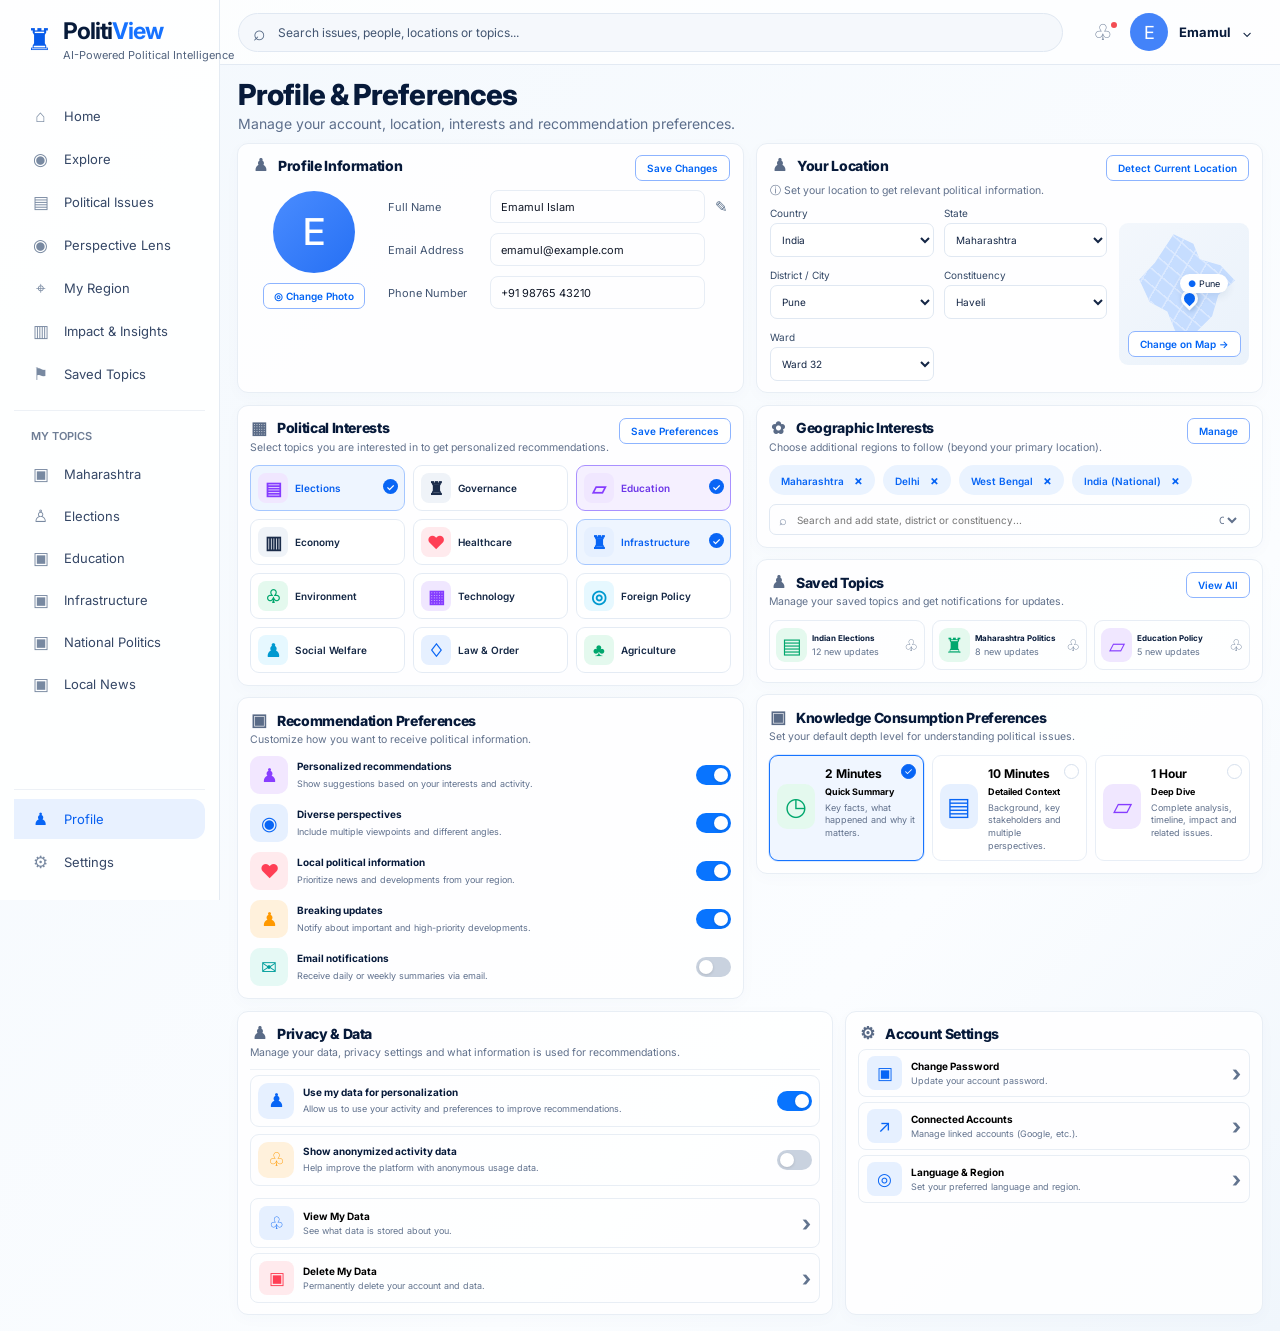
<file: profile/index.html>
<!doctype html>
<html lang="en">
<head>
  <meta charset="utf-8">
  <meta name="viewport" content="width=device-width, initial-scale=1">
  <title>PolitiView India — Profile & Preferences</title>
  <link rel="preconnect" href="https://fonts.googleapis.com">
  <link rel="preconnect" href="https://fonts.gstatic.com" crossorigin>
  <link href="https://fonts.googleapis.com/css2?family=Inter:wght@400;500;600;700;800&display=swap" rel="stylesheet">
  <link rel="stylesheet" href="styles.css">
</head>
<body>
<div class="app-shell">
  <aside class="sidebar">
    <a class="brand" href="#"><span class="brand-mark">♜</span><span><strong>Politi<span>View</span></strong><small>AI-Powered Political Intelligence</small></span></a>
    <nav class="main-nav">
      <a href="#"><span>⌂</span>Home</a><a href="#"><span>◉</span>Explore</a><a href="#"><span>▤</span>Political Issues</a><a href="#"><span>◉</span>Perspective Lens</a><a href="#"><span>⌖</span>My Region</a><a href="#"><span>▥</span>Impact & Insights</a><a href="#"><span>⚑</span>Saved Topics</a>
    </nav>
    <div class="nav-label">MY TOPICS</div>
    <nav class="topic-nav"><a href="#"><span>▣</span>Maharashtra</a><a href="#"><span>♙</span>Elections</a><a href="#"><span>▣</span>Education</a><a href="#"><span>▣</span>Infrastructure</a><a href="#"><span>▣</span>National Politics</a><a href="#"><span>▣</span>Local News</a></nav>
    <nav class="bottom-nav"><a class="active" href="#profile"><span>♟</span>Profile</a><a href="#settings"><span>⚙</span>Settings</a></nav>
  </aside>

  <main class="main-area" id="profile">
    <header class="topbar">
      <label class="search"><span>⌕</span><input id="globalSearch" placeholder="Search issues, people, locations or topics..."></label>
      <div class="top-actions"><button class="icon-btn" id="notifications" aria-label="Notifications">♧<i></i></button><button class="avatar">E</button><strong>Emamul</strong><span>⌄</span></div>
    </header>

    <div class="page-heading"><h1>Profile & Preferences</h1><p>Manage your account, location, interests and recommendation preferences.</p></div>

    <section class="top-grid">
      <article class="panel profile-panel">
        <div class="panel-heading"><h2><span class="heading-icon">♟</span>Profile Information</h2><button class="small-action" id="saveProfile">Save Changes</button></div>
        <div class="profile-content">
          <div class="profile-avatar-area"><div class="big-avatar" id="avatarLetter">E</div><button class="photo-button" id="changePhoto">◎ Change Photo</button><input id="photoInput" type="file" accept="image/*" hidden></div>
          <div class="profile-fields">
            <label><span>Full Name</span><input id="fullName" value="Emamul Islam"><button class="edit-field" data-field="fullName" aria-label="Edit name">✎</button></label>
            <label><span>Email Address</span><input id="email" type="email" value="emamul@example.com"></label>
            <label><span>Phone Number</span><input id="phone" type="tel" value="+91 98765 43210"></label>
          </div>
        </div>
      </article>

      <article class="panel location-panel">
        <div class="panel-heading"><h2><span class="heading-icon">♟</span>Your Location</h2><button class="small-action" id="detectLocation">Detect Current Location</button></div>
        <p class="panel-subtitle">ⓘ Set your location to get relevant political information.</p>
        <div class="location-content">
          <div class="location-fields">
            <label>Country<select id="countrySelect"><option>India</option></select></label>
            <label>State<select id="stateSelect"></select></label>
            <label>District / City<select id="districtSelect"></select></label>
            <label>Constituency<select id="constituencySelect"><option>Haveli</option><option>Pune</option><option>Shirur</option><option>Baramati</option><option>Other / Not sure</option></select></label>
            <label>Ward<select id="wardSelect"><option>Ward 32</option><option>Ward 1</option><option>Ward 12</option><option>Ward 24</option><option>Other / Not sure</option></select></label>
          </div>
          <div class="location-map"><div class="mini-india"><i class="map-mark"></i></div><span class="map-label" id="mapLabel">● Pune</span><button id="changeOnMap" class="small-action">Change on Map →</button></div>
        </div>
      </article>
    </section>

    <section class="middle-grid">
      <div class="left-column">
        <article class="panel interests-panel">
          <div class="panel-heading"><div><h2><span class="heading-icon">▦</span>Political Interests</h2><p class="panel-subtitle">Select topics you are interested in to get personalized recommendations.</p></div><button class="small-action" id="saveInterests">Save Preferences</button></div>
          <div class="interest-grid" id="interestGrid">
            <button class="interest selected" data-interest="Elections"><span class="interest-icon purple-bg">▤</span>Elections<i>✓</i></button>
            <button class="interest" data-interest="Governance"><span class="interest-icon slate-bg">♜</span>Governance<i>✓</i></button>
            <button class="interest selected" data-interest="Education"><span class="interest-icon purple-bg">▱</span>Education<i>✓</i></button>
            <button class="interest" data-interest="Economy"><span class="interest-icon slate-bg">▥</span>Economy<i>✓</i></button>
            <button class="interest" data-interest="Healthcare"><span class="interest-icon red-bg">♥</span>Healthcare<i>✓</i></button>
            <button class="interest selected" data-interest="Infrastructure"><span class="interest-icon blue-bg">♜</span>Infrastructure<i>✓</i></button>
            <button class="interest" data-interest="Environment"><span class="interest-icon green-bg">♧</span>Environment<i>✓</i></button>
            <button class="interest" data-interest="Technology"><span class="interest-icon purple-bg">▦</span>Technology<i>✓</i></button>
            <button class="interest" data-interest="Foreign Policy"><span class="interest-icon cyan-bg">◎</span>Foreign Policy<i>✓</i></button>
            <button class="interest" data-interest="Social Welfare"><span class="interest-icon cyan-bg">♟</span>Social Welfare<i>✓</i></button>
            <button class="interest" data-interest="Law & Order"><span class="interest-icon blue-bg">♢</span>Law & Order<i>✓</i></button>
            <button class="interest" data-interest="Agriculture"><span class="interest-icon green-bg">♣</span>Agriculture<i>✓</i></button>
          </div>
        </article>

        <article class="panel recommendation-panel">
          <div class="panel-heading"><div><h2><span class="heading-icon">▣</span>Recommendation Preferences</h2><p class="panel-subtitle">Customize how you want to receive political information.</p></div></div>
          <div class="toggle-grid">
            <div class="toggle-item"><span class="toggle-icon violet-bg">♟</span><div><b>Personalized recommendations</b><p>Show suggestions based on your interests and activity.</p></div><label class="switch"><input type="checkbox" checked><span></span></label></div>
            <div class="toggle-item"><span class="toggle-icon blue-bg">◉</span><div><b>Diverse perspectives</b><p>Include multiple viewpoints and different angles.</p></div><label class="switch"><input type="checkbox" checked><span></span></label></div>
            <div class="toggle-item"><span class="toggle-icon red-bg">♥</span><div><b>Local political information</b><p>Prioritize news and developments from your region.</p></div><label class="switch"><input type="checkbox" checked><span></span></label></div>
            <div class="toggle-item"><span class="toggle-icon orange-bg">♟</span><div><b>Breaking updates</b><p>Notify about important and high-priority developments.</p></div><label class="switch"><input type="checkbox" checked><span></span></label></div>
            <div class="toggle-item"><span class="toggle-icon teal-bg">✉</span><div><b>Email notifications</b><p>Receive daily or weekly summaries via email.</p></div><label class="switch"><input type="checkbox"><span></span></label></div>
          </div>
        </article>
      </div>

      <div class="right-column">
        <article class="panel geo-interests-panel">
          <div class="panel-heading"><div><h2><span class="heading-icon">✿</span>Geographic Interests</h2><p class="panel-subtitle">Choose additional regions to follow (beyond your primary location).</p></div><button class="small-action" id="manageRegions">Manage</button></div>
          <div class="chips" id="regionChips"><button data-region="Maharashtra">Maharashtra <b>×</b></button><button data-region="Delhi">Delhi <b>×</b></button><button data-region="West Bengal">West Bengal <b>×</b></button><button data-region="India (National)">India (National) <b>×</b></button></div>
          <div class="region-search"><span>⌕</span><input id="regionSearch" placeholder="Search and add state, district or constituency..."><select id="regionAddSelect" aria-label="Add region"><option value="">Choose region to add...</option></select></div>
        </article>

        <article class="panel saved-panel">
          <div class="panel-heading"><div><h2><span class="heading-icon">♟</span>Saved Topics</h2><p class="panel-subtitle">Manage your saved topics and get notifications for updates.</p></div><button class="small-action" id="viewSaved">View All</button></div>
          <div class="saved-topic-grid">
            <div class="saved-topic"><span class="saved-icon green-bg">▤</span><div><b>Indian Elections</b><small>12 new updates</small></div><button class="bell" aria-label="Toggle Indian Elections notifications">♧</button></div>
            <div class="saved-topic"><span class="saved-icon green-bg">♜</span><div><b>Maharashtra Politics</b><small>8 new updates</small></div><button class="bell" aria-label="Toggle Maharashtra Politics notifications">♧</button></div>
            <div class="saved-topic"><span class="saved-icon purple-bg">▱</span><div><b>Education Policy</b><small>5 new updates</small></div><button class="bell" aria-label="Toggle Education Policy notifications">♧</button></div>
          </div>
        </article>

        <article class="panel knowledge-panel">
          <div class="panel-heading"><div><h2><span class="heading-icon">▣</span>Knowledge Consumption Preferences</h2><p class="panel-subtitle">Set your default depth level for understanding political issues.</p></div></div>
          <div class="knowledge-grid">
            <button class="knowledge-card selected" data-mode="2 Minutes"><span class="knowledge-check">✓</span><span class="knowledge-icon green-bg">◷</span><b>2 Minutes</b><strong>Quick Summary</strong><small>Key facts, what happened and why it matters.</small></button>
            <button class="knowledge-card" data-mode="10 Minutes"><span class="knowledge-check">✓</span><span class="knowledge-icon blue-bg">▤</span><b>10 Minutes</b><strong>Detailed Context</strong><small>Background, key stakeholders and multiple perspectives.</small></button>
            <button class="knowledge-card" data-mode="1 Hour"><span class="knowledge-check">✓</span><span class="knowledge-icon purple-bg">▱</span><b>1 Hour</b><strong>Deep Dive</strong><small>Complete analysis, timeline, impact and related issues.</small></button>
          </div>
        </article>
      </div>
    </section>

    <section class="bottom-grid" id="settings">
      <article class="panel privacy-panel">
        <div class="panel-heading"><div><h2><span class="heading-icon">♟</span>Privacy & Data</h2><p class="panel-subtitle">Manage your data, privacy settings and what information is used for recommendations.</p></div></div>
        <div class="privacy-grid">
          <div class="privacy-left">
            <div class="toggle-item"><span class="toggle-icon blue-bg">♟</span><div><b>Use my data for personalization</b><p>Allow us to use your activity and preferences to improve recommendations.</p></div><label class="switch"><input type="checkbox" checked><span></span></label></div>
            <div class="toggle-item"><span class="toggle-icon orange-bg">♧</span><div><b>Show anonymized activity data</b><p>Help improve the platform with anonymous usage data.</p></div><label class="switch"><input type="checkbox"><span></span></label></div>
          </div>
          <div class="privacy-actions">
            <button data-action="View My Data"><span class="action-icon blue-bg">♧</span><span><b>View My Data</b><small>See what data is stored about you.</small></span><strong>›</strong></button>
            <button data-action="Delete My Data"><span class="action-icon red-bg">▣</span><span><b>Delete My Data</b><small>Permanently delete your account and data.</small></span><strong>›</strong></button>
          </div>
        </div>
      </article>
      <article class="panel account-panel">
        <div class="panel-heading"><h2><span class="heading-icon">⚙</span>Account Settings</h2></div>
        <div class="account-actions">
          <button data-action="Change Password"><span class="action-icon blue-bg">▣</span><span><b>Change Password</b><small>Update your account password.</small></span><strong>›</strong></button>
          <button data-action="Connected Accounts"><span class="action-icon blue-bg">↗</span><span><b>Connected Accounts</b><small>Manage linked accounts (Google, etc.).</small></span><strong>›</strong></button>
          <button data-action="Language & Region"><span class="action-icon blue-bg">◎</span><span><b>Language & Region</b><small>Set your preferred language and region.</small></span><strong>›</strong></button>
        </div>
      </article>
    </section>
    <div class="toast" id="toast" role="status"></div>
  </main>
</div>
<script src="app.js"></script>
</body>
</html>
</file>
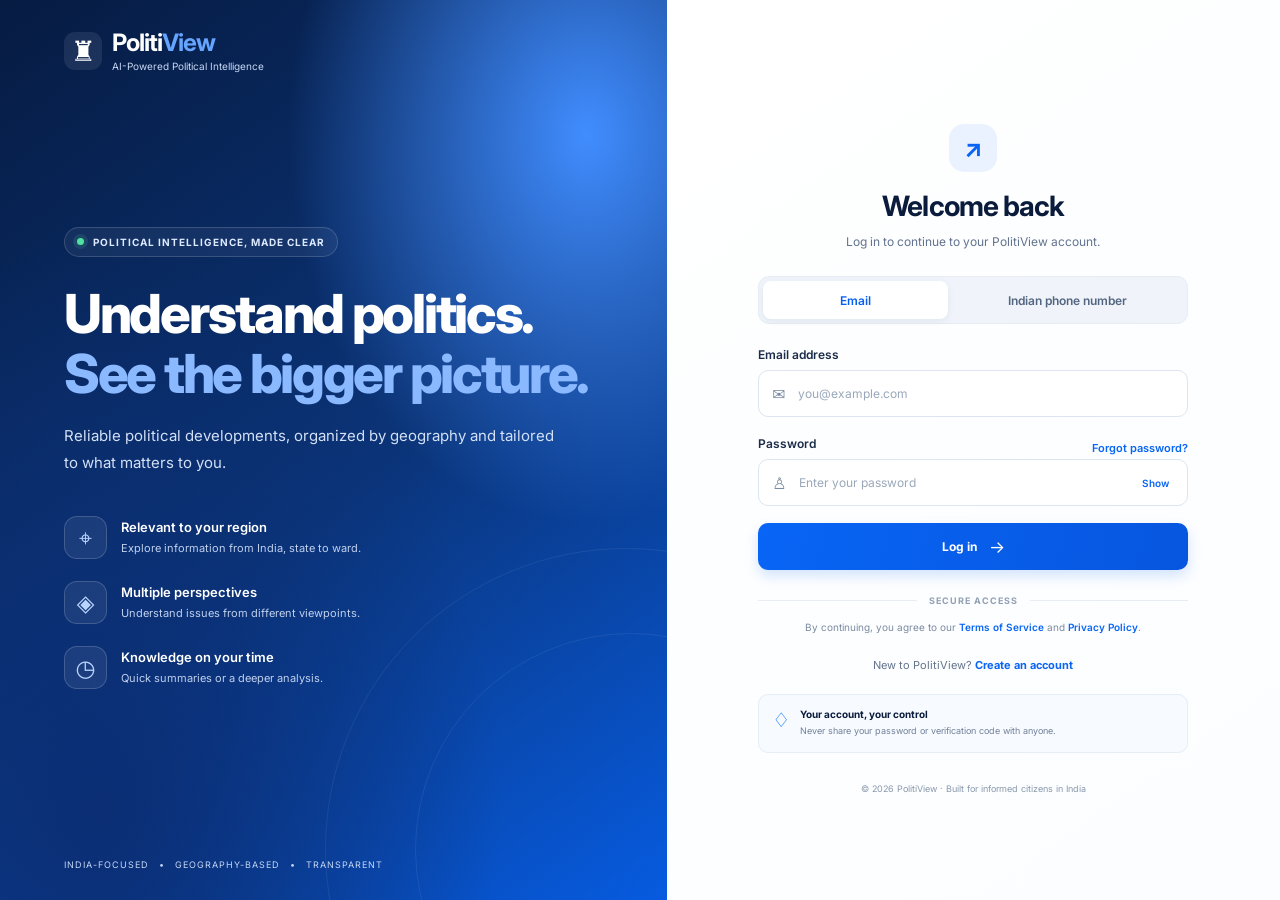
<file: valid login/index.html>
<!doctype html>
<html lang="en">
<head>
<meta charset="utf-8">
<meta name="viewport" content="width=device-width,initial-scale=1">
<meta name="theme-color" content="#0865f5">
<title>Log in | PolitiView</title>
<link rel="preconnect" href="https://fonts.googleapis.com">
<link rel="preconnect" href="https://fonts.gstatic.com" crossorigin>
<link href="https://fonts.googleapis.com/css2?family=Inter:wght@400;500;600;700;800&display=swap" rel="stylesheet">
<link rel="stylesheet" href="styles.css">
</head>
<body>
<main class="page">
  <section class="visual-panel" aria-label="About PolitiView">
    <a class="brand" href="index.html" aria-label="PolitiView home">
      <span class="brand-mark" aria-hidden="true">♜</span>
      <span><strong>Politi<span>View</span></strong><small>AI-Powered Political Intelligence</small></span>
    </a>
    <div class="visual-copy">
      <span class="eyebrow"><span class="pulse"></span> POLITICAL INTELLIGENCE, MADE CLEAR</span>
      <h1>Understand politics.<br><span>See the bigger picture.</span></h1>
      <p>Reliable political developments, organized by geography and tailored to what matters to you.</p>
      <div class="feature-list">
        <div><span class="feature-icon">⌖</span><span><b>Relevant to your region</b><small>Explore information from India, state to ward.</small></span></div>
        <div><span class="feature-icon">◈</span><span><b>Multiple perspectives</b><small>Understand issues from different viewpoints.</small></span></div>
        <div><span class="feature-icon">◷</span><span><b>Knowledge on your time</b><small>Quick summaries or a deeper analysis.</small></span></div>
      </div>
    </div>
    <div class="visual-footer"><span>INDIA-FOCUSED</span><span>•</span><span>GEOGRAPHY-BASED</span><span>•</span><span>TRANSPARENT</span></div>
  </section>
  <section class="form-panel">
    <div class="mobile-brand">
      <span class="brand-mark">♜</span><strong>Politi<span>View</span></strong>
    </div>
    <div class="login-card">
      <div class="card-heading">
        <div class="welcome-icon">↗</div>
        <h2>Welcome back</h2>
        <p>Log in to continue to your PolitiView account.</p>
      </div>
      <div class="method-tabs" role="tablist" aria-label="Choose login method">
        <button type="button" class="method-tab active" id="emailTab" role="tab" aria-selected="true">Email</button>
        <button type="button" class="method-tab" id="phoneTab" role="tab" aria-selected="false">Indian phone number</button>
      </div>

      <form id="emailForm" class="auth-form" novalidate>
        <label for="email">Email address</label>
        <div class="input-wrap"><span aria-hidden="true">✉</span><input id="email" name="email" type="email" autocomplete="email" placeholder="you@example.com" required></div>
        <p class="field-error" id="emailError" aria-live="polite"></p>
        <div class="password-label"><label for="password">Password</label><button type="button" id="forgotPassword" class="text-button">Forgot password?</button></div>
        <div class="input-wrap"><span aria-hidden="true">♙</span><input id="password" name="password" type="password" autocomplete="current-password" placeholder="Enter your password" required minlength="8"><button type="button" id="togglePassword" class="reveal" aria-label="Show password">Show</button></div>
        <p class="field-error" id="passwordError" aria-live="polite"></p>
        <button type="submit" class="primary-button" id="emailSubmit">Log in <span>→</span></button>
      </form>

      <form id="phoneForm" class="auth-form" hidden novalidate>
        <label for="phone">Indian mobile number</label>
        <div class="phone-input">
          <span class="country-code"><span aria-hidden="true">🇮🇳</span> +91 <span>⌄</span></span>
          <input id="phone" name="phone" type="tel" inputmode="numeric" autocomplete="tel-national" placeholder="98765 43210" maxlength="10" aria-describedby="phoneHint" required>
        </div>
        <p class="field-hint" id="phoneHint">Enter your 10-digit Indian mobile number. Do not include +91.</p>
        <p class="field-error" id="phoneError" aria-live="polite"></p>
        <div id="otpSection" hidden>
          <label for="otp">Verification code</label>
          <input id="otp" class="otp-input" name="otp" type="text" inputmode="numeric" autocomplete="one-time-code" placeholder="Enter 6-digit OTP" maxlength="6">
          <p class="field-hint" id="otpHint">Enter the code sent to your mobile number.</p>
          <p class="field-error" id="otpError" aria-live="polite"></p>
        </div>
        <button type="submit" class="primary-button" id="phoneSubmit">Send verification code <span>→</span></button>
        <button type="button" class="text-button change-number" id="changeNumber" hidden>Change phone number</button>
      </form>

      <div class="divider"><span>SECURE ACCESS</span></div>
      <p class="terms">By continuing, you agree to our <a href="#" data-info="Terms of Service">Terms of Service</a> and <a href="#" data-info="Privacy Policy">Privacy Policy</a>.</p>
      <p class="signup">New to PolitiView? <a href="#" id="createAccount">Create an account</a></p>
      <div class="security-note"><span>♢</span><p><b>Your account, your control</b><small>Never share your password or verification code with anyone.</small></p></div>
    </div>
    <footer class="form-footer">© <span id="year"></span> PolitiView · Built for informed citizens in India</footer>
  </section>
</main>
<div class="toast" id="toast" role="status" aria-live="polite"></div>
<script src="app.js"></script>
</body>
</html>
</file>
<file: profile/styles.css>
*{box-sizing:border-box}:root{--blue:#0865f5;--navy:#071a3a;--muted:#61718c;--line:#e7edf5}body{margin:0;font-family:Inter,Arial,sans-serif;color:var(--navy);background:#f4f8fc;font-size:13px}button,input,select{font:inherit}button,select{cursor:pointer}button{transition:background .15s,border-color .15s,transform .15s}button:hover{transform:translateY(-1px)}a{color:inherit;text-decoration:none}.app-shell{display:flex;min-height:100vh;background:linear-gradient(135deg,#f3f8fd,#fbfdff 70%,#f0f6fc)}.sidebar{width:240px;flex:0 0 240px;background:#ffffffdf;border-right:1px solid #e4ebf3;min-height:100vh;padding:16px 14px 18px;display:flex;flex-direction:column;position:sticky;top:0;height:100vh}.brand{display:flex;align-items:center;gap:10px;margin:0 12px 34px;min-height:46px}.brand-mark{color:#075bea;font-size:30px;line-height:1}.brand strong{font-size:23px;letter-spacing:-1px;display:block;white-space:nowrap}.brand strong span{color:#1672ff}.brand small{display:block;font-size:11px;color:#52637e;margin-top:3px;white-space:nowrap}.main-nav,.topic-nav,.bottom-nav{display:flex;flex-direction:column;gap:3px}.main-nav a,.topic-nav a,.bottom-nav a{height:40px;display:flex;align-items:center;gap:15px;padding:0 18px;border-radius:0 12px 12px 0;font-size:13px;color:#354766}.main-nav a span,.topic-nav a span,.bottom-nav a span{width:17px;color:#7889a1;font-size:17px;text-align:center}.main-nav a:hover,.topic-nav a:hover{background:#f0f5fc}.bottom-nav .active{background:#e8f1ff;color:#075ff0}.bottom-nav .active span{color:#0865f5}.nav-label{border-top:1px solid #edf1f6;margin:16px 0 8px;padding:18px 17px 3px;font-size:11px;color:#6e7d95;font-weight:600}.topic-nav a{height:39px}.bottom-nav{margin-top:auto;border-top:1px solid #edf1f6;padding-top:9px}.main-area{flex:1;min-width:0}.topbar{height:65px;background:#ffffffc9;border-bottom:1px solid #e3eaf3;display:flex;align-items:center;justify-content:space-between;padding:0 28px 0 18px;gap:24px}.search{height:39px;border:1px solid #e0e8f2;background:#f5f8fc;border-radius:24px;display:flex;align-items:center;gap:10px;padding:0 14px;max-width:975px;flex:1;color:#536783;font-size:21px}.search input{border:0;outline:0;background:transparent;width:100%;font-size:12px;color:var(--navy)}.search input::placeholder{color:#425571}.top-actions{display:flex;align-items:center;gap:11px;white-space:nowrap}.top-actions strong{font-size:13px}.icon-btn{position:relative;border:0;background:transparent;font-size:22px;color:#71819a}.icon-btn i{position:absolute;right:0;top:2px;background:#f34d53;border:2px solid white;width:10px;height:10px;border-radius:50%}.avatar{border:0;background:#4383f9;color:white;border-radius:50%;height:38px;width:38px;font-size:18px}.page-heading{padding:12px 18px 11px}.page-heading h1{font-size:29px;letter-spacing:-.9px;margin:0 0 3px;font-weight:800}.page-heading p{font-size:14px;color:#5c6e8b;margin:0}.panel{background:#ffffffdb;border:1px solid #e8eef5;border-radius:11px;box-shadow:0 4px 16px #1f416e06;min-width:0}.top-grid{display:grid;grid-template-columns:1fr 1.04fr;gap:12px;padding:0 17px 12px}.profile-panel,.location-panel{padding:11px 13px}.panel-heading{display:flex;align-items:flex-start;justify-content:space-between;gap:10px;margin-bottom:9px}.panel-heading h2{font-size:14px;letter-spacing:-.35px;margin:0;font-weight:800;display:flex;align-items:center;gap:9px}.heading-icon{font-size:17px;color:#5a6b87;display:inline-grid;place-items:center;min-width:18px}.small-action{border:1px solid #8db4ff;background:#fff;color:#0063f5;border-radius:7px;padding:6px 11px;font-size:10px;font-weight:600;white-space:nowrap}.profile-content{display:grid;grid-template-columns:155px 1fr;gap:12px;align-items:center}.profile-avatar-area{display:flex;flex-direction:column;align-items:center;gap:10px}.big-avatar{width:82px;height:82px;border-radius:50%;background:linear-gradient(135deg,#4a8cff,#2670f4);display:grid;place-items:center;color:#fff;font-size:37px;font-weight:500;overflow:hidden;background-size:cover;background-position:center}.photo-button{border:1px solid #8db4ff;background:white;color:#0063f5;border-radius:7px;padding:6px 10px;font-size:10px;font-weight:600}.profile-fields{display:flex;flex-direction:column;gap:10px}.profile-fields label{display:grid;grid-template-columns:120px 1fr 22px;align-items:center;gap:7px;color:#415471;font-size:11px}.profile-fields label input{height:33px;border:1px solid #e7edf5;border-radius:8px;background:#ffffffa8;padding:0 10px;color:#111827;font-size:11px;min-width:0;outline:none}.profile-fields input:focus,.region-search input:focus{border-color:#8db4ff;box-shadow:0 0 0 2px #eaf2ff}.edit-field{border:0;background:transparent;color:#536985;font-size:15px;padding:0}.panel-subtitle{font-size:10.5px;color:#61718c;margin:3px 0 0;line-height:1.4}.location-panel .panel-heading{margin-bottom:2px}.location-content{display:grid;grid-template-columns:1fr 190px;gap:12px;margin-top:8px;align-items:center}.location-fields{display:grid;grid-template-columns:repeat(3,minmax(0,1fr));gap:12px 10px}.location-fields label{display:flex;flex-direction:column;gap:4px;color:#344967;font-size:10px}.location-fields select{height:34px;width:100%;min-width:0;border:1px solid #e0e8f2;border-radius:7px;background:#fff;padding:0 7px;font-size:10px;color:#142645}.location-fields label:nth-child(4),.location-fields label:nth-child(5){grid-column:span 1}.location-map{height:142px;background:linear-gradient(135deg,#f3f7fc,#eaf2fb);border-radius:9px;position:relative;overflow:hidden;display:flex;align-items:center;justify-content:center}.mini-india{height:119px;width:104px;position:relative;clip-path:polygon(40% 0,59% 8%,65% 21%,85% 26%,99% 39%,83% 51%,77% 69%,62% 82%,52% 100%,41% 80%,34% 65%,17% 57%,7% 38%,22% 24%);background:#c6ddff}.mini-india:before{content:"";position:absolute;inset:0;background:repeating-linear-gradient(40deg,transparent 0 11px,#dbe9ff 12px 13px),repeating-linear-gradient(120deg,transparent 0 14px,#dbe9ff 15px 16px)}.map-mark{position:absolute;left:47%;top:47%;height:17px;width:17px;background:#0865f5;border:3px solid white;border-radius:50% 50% 50% 0;transform:rotate(-45deg);box-shadow:0 2px 5px #17478040}.map-label{position:absolute;top:36%;left:47%;background:#fff;border-radius:12px;padding:4px 8px;font-size:9px;box-shadow:0 3px 9px #173d6d18;white-space:nowrap}.map-label:first-letter{color:#0865f5}.location-map .small-action{position:absolute;bottom:8px;right:8px}.middle-grid{display:grid;grid-template-columns:1fr 1.04fr;gap:12px;padding:0 17px 12px}.left-column,.right-column{display:flex;flex-direction:column;gap:11px;min-width:0}.interests-panel,.recommendation-panel,.geo-interests-panel,.saved-panel,.knowledge-panel{padding:12px}.interests-panel .panel-heading,.geo-interests-panel .panel-heading,.saved-panel .panel-heading{margin-bottom:10px}.interest-grid{display:grid;grid-template-columns:repeat(4,minmax(0,1fr));gap:8px}.interest{height:46px;display:flex;align-items:center;gap:7px;padding:5px 7px;border:1px solid #e4ebf4;border-radius:9px;background:#ffffffa8;font-size:10px;font-weight:600;color:#142744;min-width:0;text-align:left;position:relative}.interest.selected{border-color:#a5c7ff;background:#eef5ff;color:#075ff0}.interest:nth-child(3).selected{border-color:#a990ff;background:#f5f0ff;color:#6c36e8}.interest-icon{width:30px;height:30px;border-radius:8px;display:grid;place-items:center;font-size:18px;flex:0 0 auto}.interest i{font-style:normal;display:none;position:absolute;right:6px;top:13px;background:#0865f5;color:white;width:15px;height:15px;border-radius:50%;place-items:center;font-size:10px}.interest.selected i{display:grid}.interest.selected{padding-right:23px}.purple-bg{background:#f0e7ff;color:#853cff}.slate-bg{background:#eff3f8;color:#1b2c4a}.red-bg{background:#ffeaed;color:#ff3f55}.blue-bg{background:#e6f0ff;color:#0865f5}.green-bg{background:#e4f9ee;color:#00a76d}.cyan-bg{background:#e6f8ff;color:#0099d0}.orange-bg{background:#fff1dc;color:#ff9900}.violet-bg{background:#f2e7ff;color:#883eff}.teal-bg{background:#e5f9f5;color:#009d9b}.recommendation-panel .panel-heading{margin-bottom:8px}.toggle-grid{display:grid;grid-template-columns:1fr 1fr;gap:10px 15px}.toggle-item{display:flex;align-items:center;gap:9px;min-width:0}.toggle-icon{width:38px;height:38px;border-radius:10px;display:grid;place-items:center;font-size:19px;flex:0 0 auto}.toggle-item>div{min-width:0;flex:1}.toggle-item b{display:block;font-size:10px;line-height:1.35}.toggle-item p{font-size:9px;line-height:1.45;color:#5f708d;margin:3px 0 0}.switch{position:relative;display:inline-block;width:35px;height:20px;flex:0 0 auto}.switch input{opacity:0;width:0;height:0}.switch span{position:absolute;inset:0;background:#c9d2df;border-radius:20px;transition:.2s}.switch span:before{content:"";position:absolute;left:3px;top:3px;width:14px;height:14px;background:#fff;border-radius:50%;box-shadow:0 1px 3px #0002;transition:.2s}.switch input:checked+span{background:#0874ff}.switch input:checked+span:before{transform:translateX(15px)}.chips{display:flex;gap:8px;flex-wrap:wrap;margin:2px 0 9px}.chips button{border:0;background:#eaf3ff;color:#0865f5;border-radius:15px;padding:7px 12px;font-size:10px;font-weight:600}.chips b{margin-left:7px;font-size:13px}.region-search{height:31px;display:flex;align-items:center;gap:8px;border:1px solid #e0e8f2;border-radius:7px;padding:0 9px;color:#7b8ba5}.region-search input{border:0;outline:0;min-width:0;flex:1;font-size:10px;background:transparent;color:#162a49}.region-search select{border:0;outline:0;max-width:25px;color:#61718c;background:transparent;font-size:10px}.saved-topic-grid{display:grid;grid-template-columns:repeat(3,minmax(0,1fr));gap:7px}.saved-topic{border:1px solid #e7edf5;border-radius:9px;background:#ffffffa8;display:flex;align-items:center;gap:7px;padding:7px 6px;min-width:0}.saved-icon{height:39px;width:38px;display:grid;place-items:center;border-radius:9px;font-size:21px;flex:0 0 auto}.saved-topic>div{min-width:0;flex:1}.saved-topic b{font-size:9px;display:block;line-height:1.35}.saved-topic small{display:block;font-size:9px;color:#62738e;margin-top:3px;white-space:nowrap}.bell{border:0;background:transparent;color:#687a95;font-size:16px;padding:0}.bell.muted{color:#c0c8d4}.knowledge-panel .panel-heading{margin-bottom:10px}.knowledge-grid{display:grid;grid-template-columns:repeat(3,minmax(0,1fr));gap:8px}.knowledge-card{position:relative;min-height:105px;text-align:left;border:1px solid #e8eef6;border-radius:9px;background:#ffffff9c;padding:10px 8px 8px 66px;display:flex;flex-direction:column;gap:5px;min-width:0}.knowledge-card.selected{border:1.5px solid #1674ff;background:#f0f6ff;box-shadow:0 0 0 1px #dceaff}.knowledge-icon{position:absolute;left:9px;top:28px;width:42px;height:45px;border-radius:10px;display:grid;place-items:center;font-size:25px}.knowledge-card b{font-size:12px;white-space:nowrap}.knowledge-card strong{font-size:9px}.knowledge-card small{font-size:9px;line-height:1.4;color:#61718c}.knowledge-check{position:absolute;right:7px;top:8px;width:15px;height:15px;border:1px solid #d5dfec;border-radius:50%;color:transparent;font-size:10px;display:grid;place-items:center}.knowledge-card.selected .knowledge-check{background:#0865f5;color:white;border-color:#0865f5}.bottom-grid{display:grid;grid-template-columns:1.35fr .72fr;gap:12px;padding:0 17px 16px}.privacy-panel,.account-panel{padding:11px 12px}.privacy-panel .panel-heading{border-bottom:1px solid #edf1f6;padding-bottom:8px;margin-bottom:5px}.privacy-grid{display:grid;grid-template-columns:1fr 1fr;gap:12px}.privacy-left{display:flex;flex-direction:column;gap:7px}.privacy-left .toggle-item{border:1px solid #e8eef5;border-radius:9px;padding:7px}.privacy-left .toggle-icon{width:36px;height:36px}.privacy-actions,.account-actions{display:flex;flex-direction:column;gap:5px}.privacy-actions button,.account-actions button{display:flex;align-items:center;gap:9px;text-align:left;border:1px solid #e8eef5;border-radius:8px;background:#ffffffa8;padding:7px 8px;min-width:0}.action-icon{height:34px;width:35px;border-radius:8px;display:grid;place-items:center;font-size:17px;flex:0 0 auto}.privacy-actions button>span:nth-child(2),.account-actions button>span:nth-child(2){flex:1;min-width:0}.privacy-actions b,.account-actions b{display:block;font-size:10px}.privacy-actions small,.account-actions small{display:block;color:#62738e;font-size:9px;margin-top:3px}.privacy-actions strong,.account-actions strong{font-size:22px;color:#61738e}.account-panel .panel-heading{margin-bottom:6px}.account-actions button{padding:6px 8px}.toast{position:fixed;bottom:20px;right:20px;background:#0b1d3a;color:white;padding:12px 16px;border-radius:10px;box-shadow:0 8px 28px #06152c2b;opacity:0;transform:translateY(8px);pointer-events:none;transition:.2s;z-index:1000;max-width:calc(100vw - 40px)}.toast.show{opacity:1;transform:translateY(0)}@media(max-width:1400px){.sidebar{width:220px;flex-basis:220px}.top-grid,.middle-grid{grid-template-columns:1fr 1fr}.location-content{grid-template-columns:1fr 130px}.location-fields{grid-template-columns:repeat(2,minmax(0,1fr))}.location-fields label:nth-child(4),.location-fields label:nth-child(5){grid-column:span 1}.profile-content{grid-template-columns:125px 1fr}.profile-fields label{grid-template-columns:95px 1fr 18px}.interest-grid{grid-template-columns:repeat(3,minmax(0,1fr))}.toggle-grid{grid-template-columns:1fr}.knowledge-card{padding-left:55px}.knowledge-icon{left:7px;width:38px}.saved-topic{gap:5px}.saved-icon{width:31px;height:34px}.saved-topic b{font-size:8px}.privacy-grid{grid-template-columns:1fr}.bottom-grid{grid-template-columns:1fr .7fr}}@media(max-width:1000px){.sidebar{width:68px;flex-basis:68px;padding:15px 7px}.brand{margin:0 0 30px;justify-content:center}.brand>span:last-child,.main-nav a,.topic-nav a,.nav-label,.bottom-nav a{font-size:0;justify-content:center;padding:0}.main-nav a,.topic-nav a,.bottom-nav a{height:42px;border-radius:10px;gap:0}.main-nav a span,.topic-nav a span,.bottom-nav a span{font-size:18px}.bottom-nav .active{background:#e8f1ff}.topbar{padding:0 14px}.page-heading{padding-left:14px}.top-grid,.middle-grid,.bottom-grid{padding-left:12px;padding-right:12px;gap:10px}.top-grid,.middle-grid{grid-template-columns:1fr}.bottom-grid{grid-template-columns:1fr}.location-content{grid-template-columns:1fr 190px}.location-fields{grid-template-columns:repeat(3,minmax(0,1fr))}.profile-content{grid-template-columns:145px 1fr}.profile-fields label{grid-template-columns:110px 1fr 18px}.interest-grid{grid-template-columns:repeat(4,minmax(0,1fr))}.toggle-grid{grid-template-columns:1fr 1fr}.privacy-grid{grid-template-columns:1fr 1fr}.knowledge-card{padding-left:60px}.knowledge-icon{left:8px}.account-actions{display:grid;grid-template-columns:repeat(3,1fr)}.account-actions button{align-items:flex-start}.account-actions .action-icon{display:none}}@media(max-width:620px){.sidebar{display:none}.topbar{height:57px}.top-actions strong,.top-actions>span:last-child{display:none}.top-actions{gap:7px}.avatar{height:32px;width:32px}.search input{font-size:11px}.page-heading{padding:15px 13px 12px}.page-heading h1{font-size:25px}.page-heading p{font-size:12px;line-height:1.45}.top-grid,.middle-grid,.bottom-grid{padding-left:10px;padding-right:10px}.profile-content{grid-template-columns:1fr}.profile-avatar-area{flex-direction:row;justify-content:flex-start;padding:2px 0 6px}.big-avatar{width:62px;height:62px;font-size:29px}.profile-fields label{grid-template-columns:95px 1fr 18px}.location-content{grid-template-columns:1fr}.location-map{height:145px}.location-fields{grid-template-columns:repeat(2,minmax(0,1fr))}.location-fields label:nth-child(4),.location-fields label:nth-child(5){grid-column:span 1}.interest-grid{grid-template-columns:repeat(2,minmax(0,1fr))}.interest{font-size:10px}.toggle-grid{grid-template-columns:1fr}.toggle-item p{font-size:10px}.saved-topic-grid{grid-template-columns:1fr}.saved-topic b{font-size:10px}.saved-topic small{font-size:10px}.saved-icon{height:39px;width:39px}.knowledge-grid{grid-template-columns:1fr}.knowledge-card{min-height:90px;padding-left:68px}.knowledge-icon{top:20px;left:12px;width:43px;height:45px}.knowledge-card b{font-size:13px}.knowledge-card strong{font-size:10px}.knowledge-card small{font-size:10px}.privacy-grid{grid-template-columns:1fr}.account-actions{display:flex}.account-actions .action-icon{display:grid}.panel-heading h2{font-size:13px}.panel-subtitle{font-size:10px}.small-action{font-size:9px;padding:6px 8px}.geo-interests-panel .panel-heading,.saved-panel .panel-heading{align-items:flex-start}.chips{gap:6px}.chips button{font-size:9px;padding:7px 9px}.region-search input{font-size:9px}.privacy-left .toggle-item{padding:8px}.bottom-grid{padding-bottom:12px}}
</file>
<file: valid login/styles.css>
*{box-sizing:border-box} :root{--blue:#0865f5;--navy:#0a1b3c;--muted:#62738f;--line:#e2eaf4;--green:#00a96b}body{margin:0;min-height:100vh;background:#f4f8fd;color:var(--navy);font-family:Inter,system-ui,-apple-system,BlinkMacSystemFont,"Segoe UI",sans-serif;font-size:14px}button,input{font:inherit}button{cursor:pointer}a{color:var(--blue);text-decoration:none}a:hover{text-decoration:underline}.page{min-height:100vh;display:grid;grid-template-columns:minmax(360px,1fr) minmax(490px,.92fr);background:#fff}.visual-panel{position:relative;overflow:hidden;display:flex;flex-direction:column;min-height:100vh;padding:30px clamp(30px,5vw,76px);color:white;background:radial-gradient(ellipse at 88% 15%,#418dff 0,transparent 36%),radial-gradient(ellipse at 15% 90%,#0b2e74 0,transparent 50%),linear-gradient(145deg,#061b42 0%,#0b3478 53%,#075be0 100%)}.visual-panel:before,.visual-panel:after{content:"";position:absolute;pointer-events:none;border:1px solid #ffffff12;border-radius:50%;width:600px;height:600px;right:-260px;bottom:-250px}.visual-panel:after{width:430px;height:430px;right:-180px;bottom:-165px}.brand{display:flex;align-items:center;gap:10px;color:white;width:max-content;position:relative;z-index:1}.brand-mark{display:grid;place-items:center;width:38px;height:38px;border-radius:11px;background:#ffffff16;color:#fff;font-size:28px}.brand strong,.mobile-brand strong{display:block;font-size:24px;letter-spacing:-1px;line-height:1.05}.brand strong span,.mobile-brand strong span{color:#65a4ff}.brand small{display:block;font-size:10px;color:#c8d8f4;margin-top:5px}.visual-copy{position:relative;z-index:1;margin:auto 0;max-width:590px;padding:50px 0 65px}.eyebrow{display:inline-flex;align-items:center;gap:9px;padding:8px 12px;border:1px solid #ffffff28;background:#ffffff0d;border-radius:30px;color:#dce9ff;font-size:10px;font-weight:700;letter-spacing:1px}.pulse{height:7px;width:7px;background:#51e0a2;border-radius:50%;box-shadow:0 0 0 4px #51e0a220}.visual-copy h1{font-size:clamp(36px,4.2vw,58px);line-height:1.12;letter-spacing:-2.3px;margin:27px 0 18px;font-weight:800}.visual-copy h1 span{color:#8bb9ff}.visual-copy>p{max-width:500px;font-size:15px;line-height:1.8;color:#d3e0f6;margin:0}.feature-list{display:grid;gap:22px;margin-top:40px}.feature-list>div{display:flex;align-items:center;gap:14px}.feature-icon{display:grid;place-items:center;width:43px;height:43px;border:1px solid #ffffff2a;background:#ffffff12;border-radius:13px;color:#b9d5ff;font-size:23px;flex:0 0 auto}.feature-list b,.feature-list small{display:block}.feature-list b{font-size:13px;font-weight:600}.feature-list small{font-size:11px;color:#bfd0ed;margin-top:5px;line-height:1.5}.visual-footer{position:relative;z-index:1;display:flex;gap:10px;align-items:center;flex-wrap:wrap;font-size:9px;letter-spacing:1px;color:#c5d8f7}.form-panel{display:flex;flex-direction:column;align-items:center;justify-content:center;padding:38px clamp(25px,5vw,75px) 20px;min-width:0;background:linear-gradient(145deg,#fff 0%,#fbfdff 100%)}.login-card{width:100%;max-width:430px}.card-heading{text-align:center;margin-bottom:25px}.welcome-icon{display:grid;place-items:center;margin:0 auto 17px;width:48px;height:48px;border-radius:15px;color:#0865f5;background:#eaf2ff;font-size:25px;font-weight:700}.card-heading h2{font-size:28px;letter-spacing:-.9px;margin:0 0 9px}.card-heading p{color:var(--muted);font-size:12px;margin:0;line-height:1.6}.method-tabs{display:grid;grid-template-columns:1fr 1.25fr;gap:4px;background:#f0f4fa;border:1px solid #e6edf6;padding:4px;border-radius:11px;margin-bottom:23px}.method-tab{border:0;border-radius:8px;background:transparent;color:#536681;font-weight:600;font-size:12px;height:38px}.method-tab.active{background:#fff;color:#075ff1;box-shadow:0 2px 7px #15376312}.auth-form{display:flex;flex-direction:column}.auth-form[hidden],[hidden]{display:none!important}.auth-form>label,.password-label label{font-size:12px;font-weight:600;margin-bottom:8px;color:#1b2c49}.input-wrap,.phone-input{display:flex;align-items:center;gap:10px;width:100%;height:47px;border:1px solid #dce5f0;background:#fff;border-radius:10px;padding:0 13px;color:#7a8ba4;transition:border .15s,box-shadow .15s}.input-wrap:focus-within,.phone-input:focus-within,.otp-input:focus{border-color:#6aa0ff;box-shadow:0 0 0 3px #0865f510;outline:0}.input-wrap>span{font-size:16px}.input-wrap input,.phone-input input{width:100%;min-width:0;border:0;outline:0;background:transparent;color:#142746;font-size:12px}.input-wrap input::placeholder,.phone-input input::placeholder,.otp-input::placeholder{color:#9aa8ba}.password-label{display:flex;justify-content:space-between;align-items:center;margin-top:19px}.password-label label{margin:0 0 8px}.text-button{border:0;background:transparent;color:#0865f5;font-size:11px;font-weight:600;padding:0}.text-button:hover{text-decoration:underline}.reveal{border:0;background:transparent;color:#0865f5;font-size:10px;font-weight:600;padding:5px}.field-error{font-size:10px;line-height:1.45;color:#d92d42;min-height:0;margin:5px 0 0}.field-error:empty{display:none}.field-hint{font-size:10px;line-height:1.55;color:#71819a;margin:7px 0 3px}.primary-button{display:flex;align-items:center;justify-content:center;gap:12px;width:100%;height:47px;margin-top:17px;border:0;border-radius:10px;background:linear-gradient(100deg,#0865f5,#0756df);box-shadow:0 6px 13px #0865f52b;color:white;font-size:12px;font-weight:700}.primary-button:hover{box-shadow:0 8px 18px #0865f538;filter:brightness(1.03)}.primary-button span{font-size:17px;font-weight:400}.primary-button:disabled{opacity:.65;cursor:wait}.phone-input{padding-left:10px}.country-code{display:flex;align-items:center;gap:6px;white-space:nowrap;color:#203452;border-right:1px solid #e6edf5;padding-right:11px;font-size:12px;font-weight:600}.country-code span:last-child{font-size:11px;color:#71819a}.otp-input{height:47px;width:100%;padding:0 13px;border:1px solid #dce5f0;border-radius:10px;outline:0;letter-spacing:5px;font-size:16px}.change-number{align-self:center;margin-top:13px}.divider{display:flex;align-items:center;gap:12px;color:#91a0b4;font-size:9px;font-weight:700;letter-spacing:1px;margin:25px 0 13px}.divider:before,.divider:after{content:"";height:1px;background:#e8edf4;flex:1}.terms{text-align:center;font-size:10px;line-height:1.7;color:#7b8aa0;margin:0}.terms a{font-weight:600}.signup{text-align:center;font-size:11px;color:#64748c;margin:22px 0}.signup a{font-weight:700}.security-note{display:flex;align-items:flex-start;gap:10px;padding:13px;border:1px solid #e5edf7;background:#f7faff;border-radius:10px}.security-note>span{font-size:20px;color:#0872ff}.security-note p{margin:0}.security-note b,.security-note small{display:block}.security-note b{font-size:10px}.security-note small{font-size:9px;line-height:1.6;color:#71819a;margin-top:4px}.form-footer{font-size:9px;color:#8a98ac;text-align:center;margin-top:30px}.mobile-brand{display:none}.toast{position:fixed;bottom:22px;left:50%;transform:translate(-50%,10px);opacity:0;pointer-events:none;background:#102344;color:white;padding:12px 16px;border-radius:10px;font-size:12px;box-shadow:0 10px 30px #071a3730;transition:.2s;z-index:5;max-width:calc(100vw - 32px);text-align:center}.toast.show{opacity:1;transform:translate(-50%,0)}@media(max-width:900px){.page{grid-template-columns:minmax(280px,.8fr) minmax(440px,1fr)}.visual-panel{padding:25px 28px}.visual-copy h1{font-size:40px}.form-panel{padding:30px 30px 18px}.feature-list{gap:18px}}@media(max-width:680px){.page{display:block;min-height:100vh}.visual-panel{display:none}.form-panel{min-height:100vh;padding:28px 22px 18px;justify-content:center}.mobile-brand{display:flex;align-items:center;gap:8px;margin-bottom:30px}.mobile-brand .brand-mark{color:#0865f5;background:#eaf2ff;width:34px;height:34px;font-size:25px}.mobile-brand strong{font-size:22px}.mobile-brand strong span{color:#0865f5}.login-card{max-width:430px}.card-heading h2{font-size:26px}.form-footer{margin-top:24px}}@media(max-width:360px){.form-panel{padding:22px 15px}.card-heading h2{font-size:24px}.method-tab{font-size:10px}.terms{font-size:9px}}
</file>
